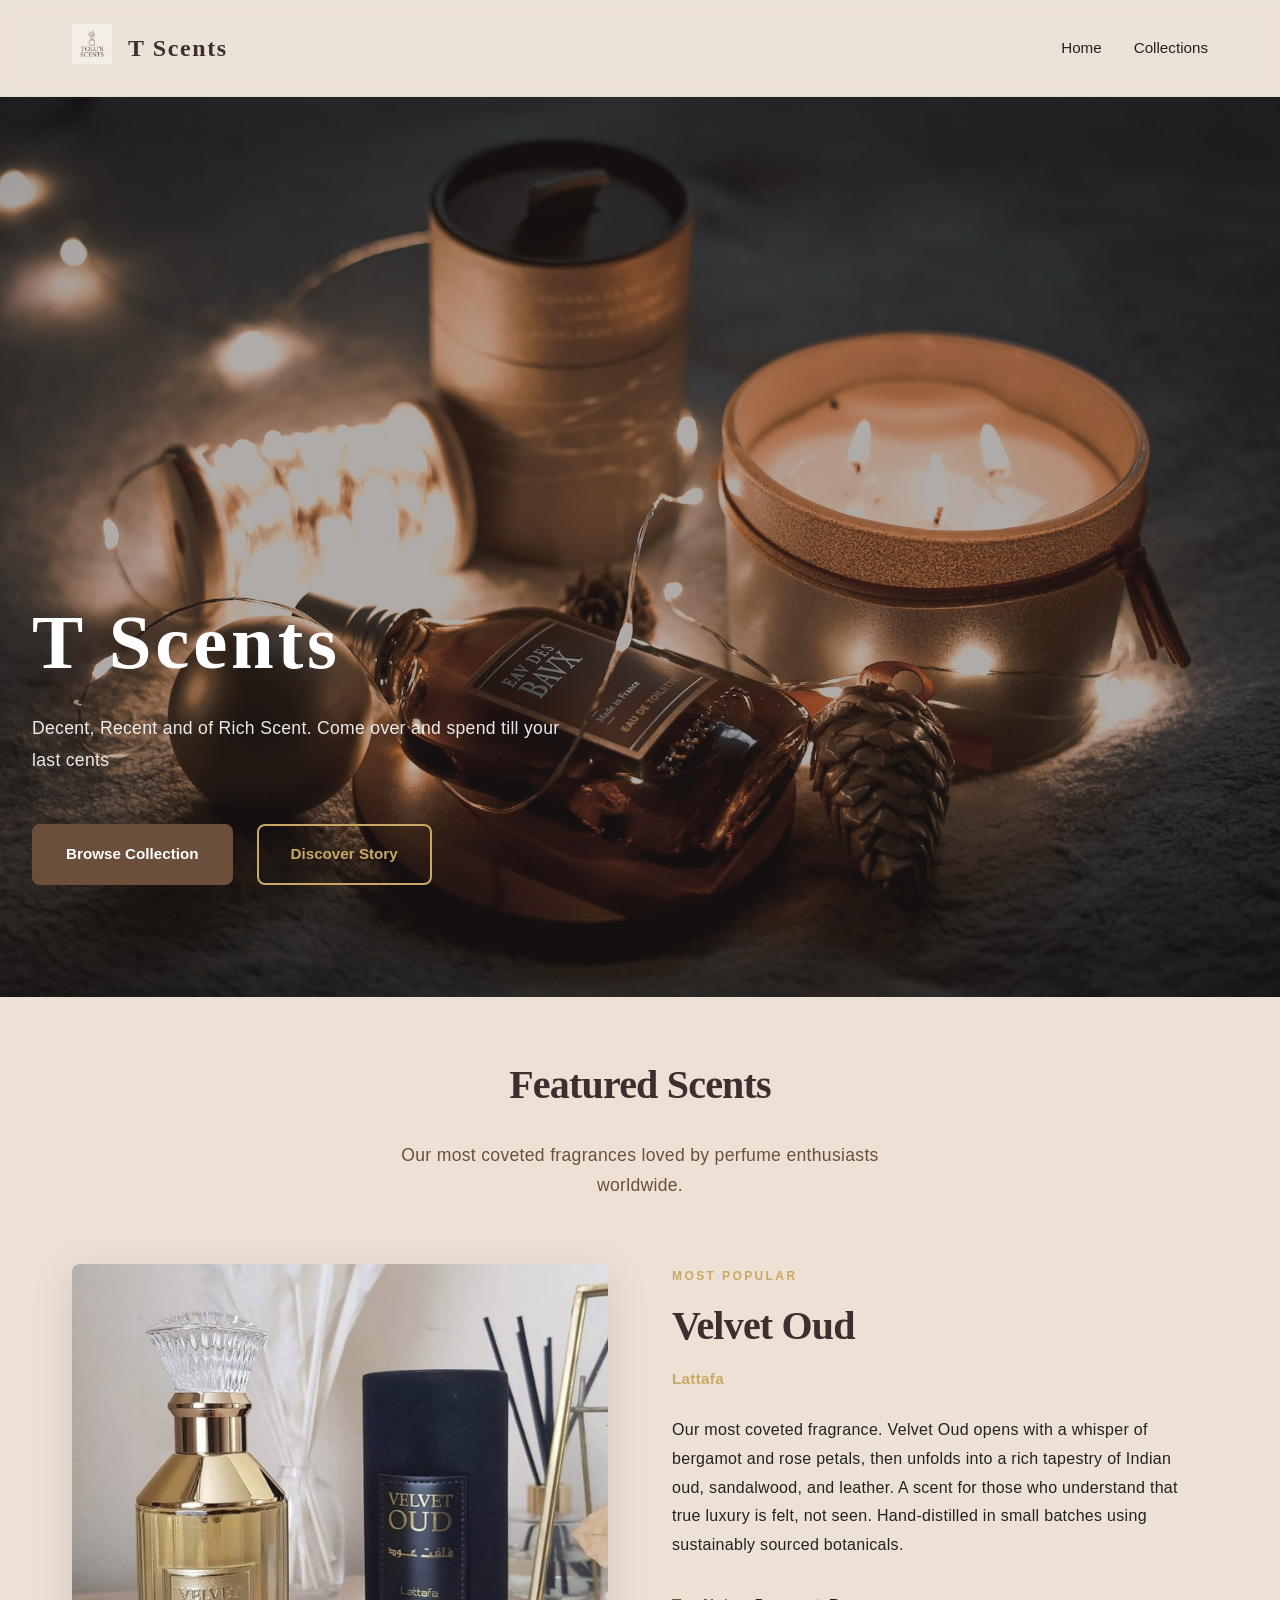
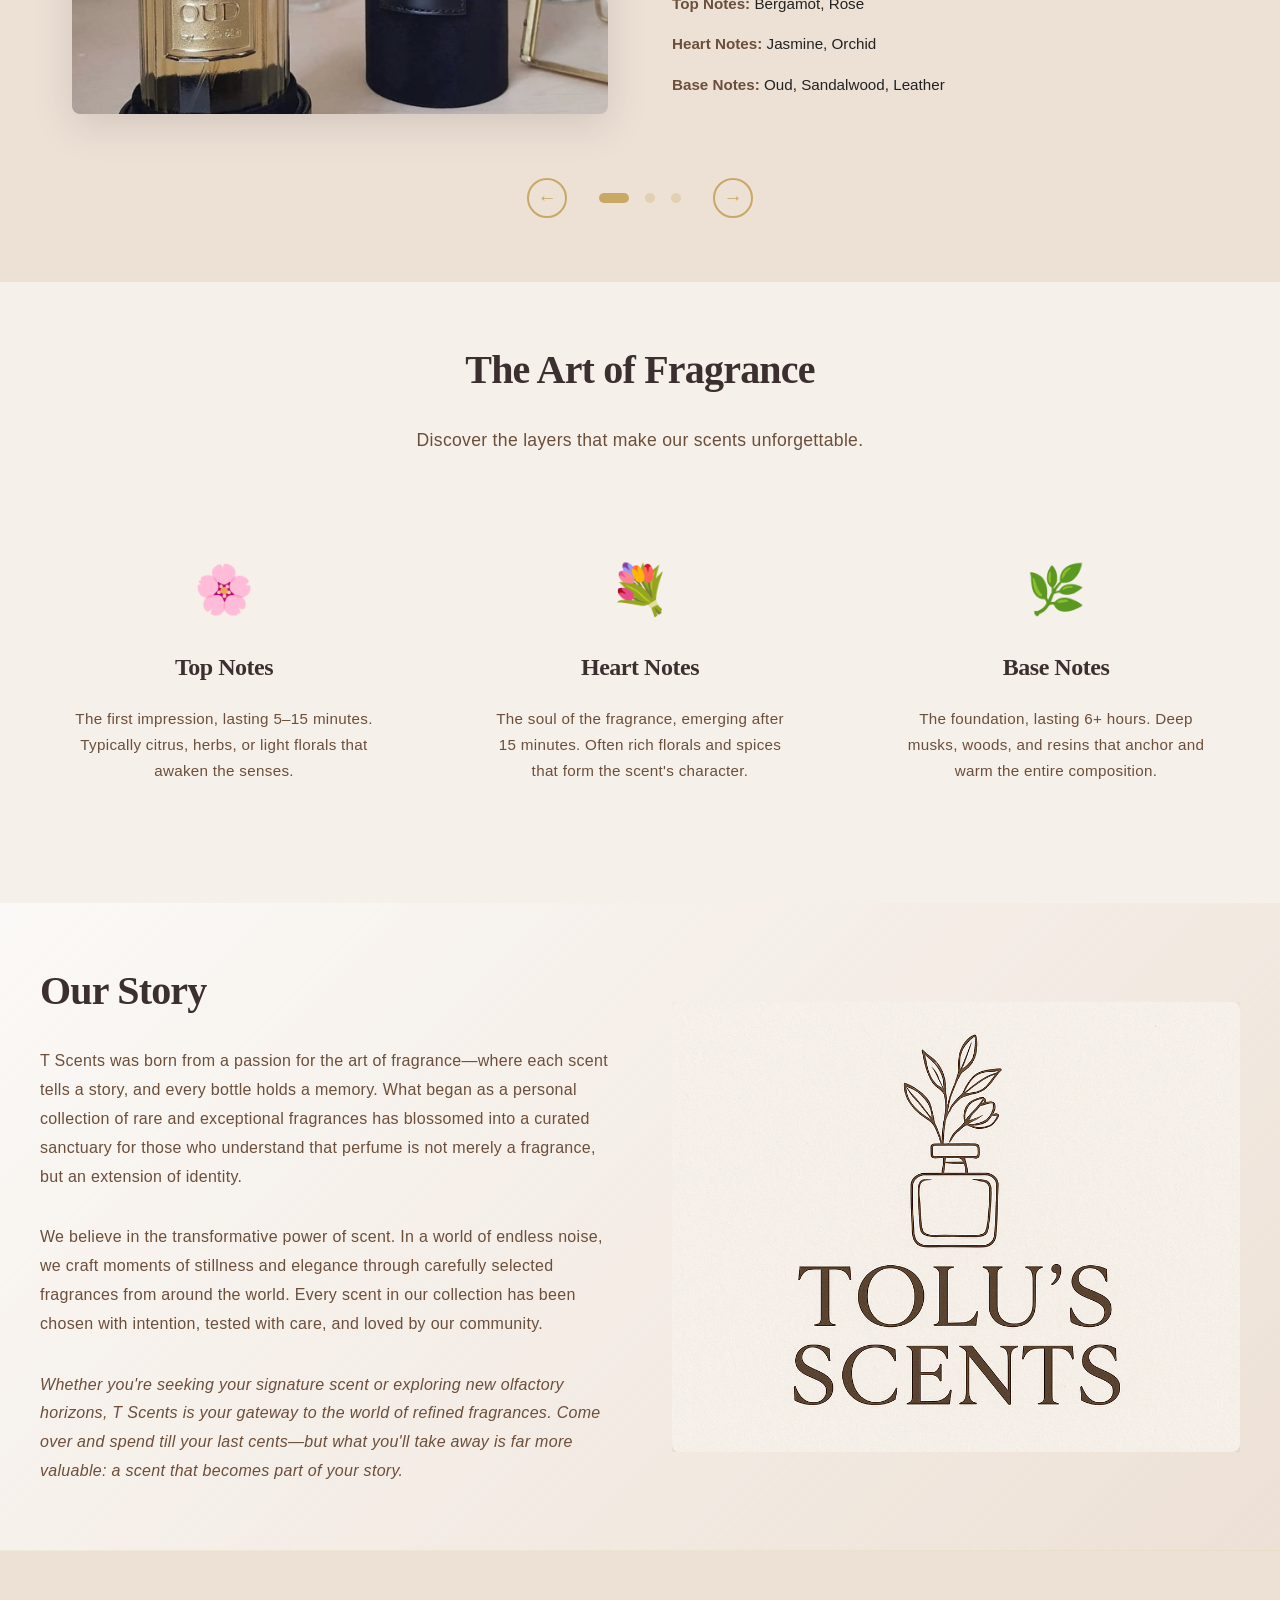
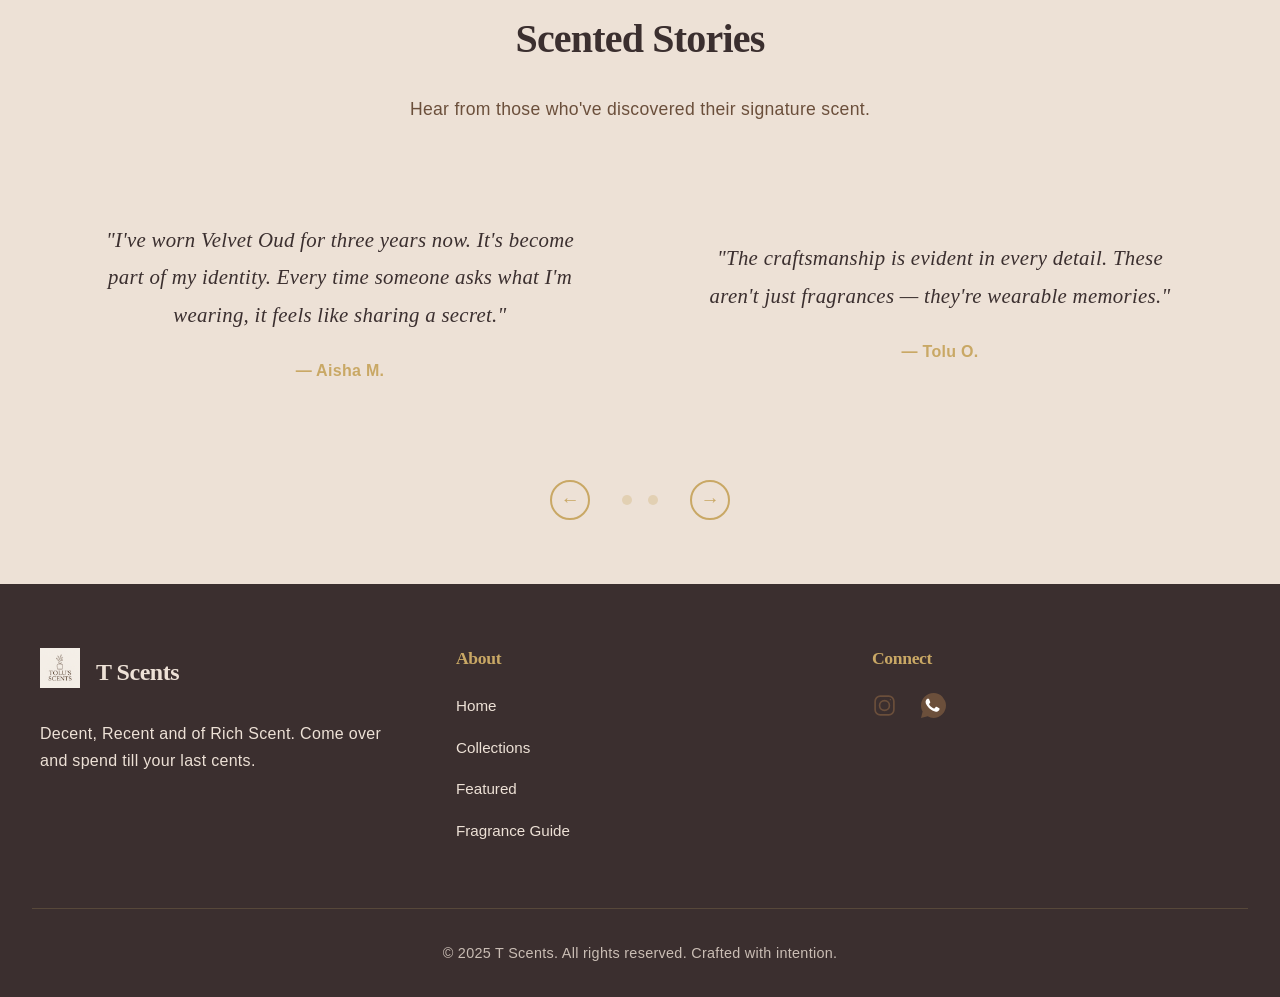
<file: index.html>
<!DOCTYPE html>
<html lang="en">

<head>
    <meta charset="UTF-8">
    <meta name="viewport" content="width=device-width, initial-scale=1.0">
    <link rel="icon" type="image/svg+xml" href="/images/Tolu's Scents.png" />
    <title>T Scents — Artisanal Fine Perfumes</title>
    <link rel="stylesheet" href="/css/styles.css">
</head>

<body>
    <!-- Navigation -->
    <nav class="navbar">
        <div class="nav-container">
            <div class="nav-logo">
                <a href="index.html"><img src="images/Tolu's Scents.png" class="logo" alt="Logo"></a>
                <span class="logo-text">T Scents</span>
            </div>
            <button class="mobile-menu-btn" id="mobileMenuBtn">
                <span></span>
                <span></span>
                <span></span>
            </button>
            <!-- Updated navbar to show only Home and Collections -->
            <ul class="nav-menu" id="navMenu">
                <li><a href="index.html">Home</a></li>
                <li><a href="collections.html">Collections</a></li>
            </ul>
        </div>
    </nav>

    <!-- Hero Section -->
    <header class="hero">
        <div class="hero-background"></div>
        <div class="hero-overlay"></div>
        <div class="hero-content">
            <h1 class="hero-title">T Scents</h1>
            <p class="hero-description">Decent, Recent and of Rich Scent. Come over and spend till your last cents</p>
            <div class="hero-ctas">
                <a href="collections.html" class="btn btn-primary">Browse Collection</a>
                <a href="#about" class="btn btn-secondary">Discover Story</a>
            </div>
        </div>
    </header>

    <main>
        <!-- Featured Scent -->
        <section id="featured" class="featured-scent">
            <div class="section-header">
                <h2>Featured Scents</h2>
                <p>Our most coveted fragrances loved by perfume enthusiasts worldwide.</p>
            </div>
            <div class="featured-carousel">
                <div class="featured-item active">
                    <div class="featured-grid">
                        <div class="featured-image">
                            <img src="/images/velvet oud.jpeg" class="featured-img" alt="Lattafa Velvet Oud" loading="lazy">
                        </div>
                        <div class="featured-content">
                            <p class="section-label">Most Popular</p>
                            <h3>Velvet Oud</h3>
                            <p class="featured-brand">Lattafa</p>

                            <p class="featured-blurb">
                                Our most coveted fragrance. Velvet Oud opens with a whisper of bergamot and rose petals,
                                then unfolds into a rich tapestry of Indian oud, sandalwood, and leather. A scent for
                                those who understand that true luxury is felt, not seen. Hand-distilled in small batches
                                using sustainably sourced botanicals.
                            </p>

                            <ul class="scent-notes">
                                <li>
                                    <span class="note-type">Top Notes:</span>
                                    Bergamot, Rose
                                </li>
                                <li>
                                    <span class="note-type">Heart Notes:</span>
                                    Jasmine, Orchid
                                </li>
                                <li>
                                    <span class="note-type">Base Notes:</span>
                                    Oud, Sandalwood, Leather
                                </li>
                            </ul>
                        </div>
                    </div>
                </div>

                <div class="featured-item">
                    <div class="featured-grid">
                        <div class="featured-image">
                            <img src="/images/la vie est belle.webp" class="featured-img" alt="Lancôme La Vie Est Belle"
                                loading="lazy">
                        </div>
                        <div class="featured-content">
                            <p class="section-label">Luxury Choice</p>
                            <h3>La Vie Est Belle</h3>
                            <p class="featured-brand">Lancôme</p>
                            <p class="featured-blurb">
                                An iconic luxury fragrance that celebrates the beauty of life. This rich composition
                                opens with almond and caramel, transitioning into a floral heart with iris and
                                patchouli. A sophisticated choice for evening wear.
                            </p>
                            <ul class="scent-notes">
                                <li><span class="note-type">Top Notes:</span> Almond, Caramel</li>
                                <li><span class="note-type">Heart Notes:</span> Iris, Patchouli</li>
                                <li><span class="note-type">Base Notes:</span> Vetiver, Musk</li>
                            </ul>
                        </div>
                    </div>
                </div>

                <div class="featured-item">
                    <div class="featured-grid">
                        <div class="featured-image">
                            <img src="/images/dior sauvage.jpg" class="featured-img" alt="Christian Dior Sauvage"
                                loading="lazy">
                        </div>
                        <div class="featured-content">
                            <p class="section-label">Timeless Classic</p>
                            <h3>Sauvage</h3>
                            <p class="featured-brand">Christian Dior</p>
                            <p class="featured-blurb">
                                A fresh and elegant fragrance that embodies refined masculinity. Sauvage opens with
                                bright ambroxan and pepper, revealing a heart of ambrette and concluding with warm woody
                                notes. A versatile choice for any occasion.
                            </p>
                            <ul class="scent-notes">
                                <li><span class="note-type">Top Notes:</span> Ambroxan, Pepper</li>
                                <li><span class="note-type">Heart Notes:</span> Ambrette, Spices</li>
                                <li><span class="note-type">Base Notes:</span> Cedar, Vanilla</li>
                            </ul>
                        </div>
                    </div>
                </div>
            </div>

            <div class="featured-carousel-controls">
                <button class="featured-carousel-btn prev" id="prevFeatured">←</button>
                <div class="carousel-indicators">
                    <button class="indicator active" data-slide="0"></button>
                    <button class="indicator" data-slide="1"></button>
                    <button class="indicator" data-slide="2"></button>
                </div>
                <button class="featured-carousel-btn next" id="nextFeatured">→</button>
            </div>
        </section>

        <!-- Notes & Ingredients -->
        <section id="notes" class="notes-section">
            <div class="section-header">
                <h2>The Art of Fragrance</h2>
                <p>Discover the layers that make our scents unforgettable.</p>
            </div>
            <div class="notes-grid">
                <div class="note-card">
                    <div class="note-icon">🌸</div>
                    <h3>Top Notes</h3>
                    <p>The first impression, lasting 5–15 minutes. Typically citrus, herbs, or light florals that awaken
                        the senses.</p>
                </div>
                <div class="note-card">
                    <div class="note-icon">💐</div>
                    <h3>Heart Notes</h3>
                    <p>The soul of the fragrance, emerging after 15 minutes. Often rich florals and spices that form the
                        scent's character.</p>
                </div>
                <div class="note-card">
                    <div class="note-icon">🌿</div>
                    <h3>Base Notes</h3>
                    <p>The foundation, lasting 6+ hours. Deep musks, woods, and resins that anchor and warm the entire
                        composition.</p>
                </div>
            </div>
        </section>

        <!-- About Section -->
        <section id="about" class="about-section">
            <div class="about-container">
                <div class="about-content">
                    <h2>Our Story</h2>
                    <p>T Scents was born from a passion for the art of fragrance—where each scent tells a story, and every bottle holds a memory. What began as a personal collection of rare and exceptional fragrances has blossomed into a curated sanctuary for those who understand that perfume is not merely a fragrance, but an extension of identity.</p>
                    <p>We believe in the transformative power of scent. In a world of endless noise, we craft moments of stillness and elegance through carefully selected fragrances from around the world. Every scent in our collection has been chosen with intention, tested with care, and loved by our community.</p>
                    
                    <p class="about-closing">Whether you're seeking your signature scent or exploring new olfactory horizons, T Scents is your gateway to the world of refined fragrances. Come over and spend till your last cents—but what you'll take away is far more valuable: a scent that becomes part of your story.</p>
                </div>
                <div class="about-image">
                    <img src="/images/Tolu's Scents.png" alt="T Scents Fragrance Collection" loading="lazy">
                </div>
            </div>
        </section>

        <!-- Reviews / Testimonials -->
        <section id="reviews" class="testimonials">
            <div class="section-header">
                <h2>Scented Stories</h2>
                <p>Hear from those who've discovered their signature scent.</p>
            </div>
            <div class="testimonial-carousel">
                <div class="testimonial-item active">
                    <div class="testimonial-content">
                        <p class="testimonial-quote">"I've worn Velvet Oud for three years now. It's become part of my
                            identity. Every time someone asks what I'm wearing, it feels like sharing a secret."</p>
                        <p class="testimonial-author">— Aisha M.</p>
                    </div>
                </div>
                <div class="testimonial-item active">
                    <div class="testimonial-content">
                        <p class="testimonial-quote">"The craftsmanship is evident in every detail. These aren't just
                            fragrances — they're wearable memories."</p>
                        <p class="testimonial-author">— Tolu O.</p>
                    </div>
                </div>
                <div class="testimonial-item">
                    <div class="testimonial-content">
                        <p class="testimonial-quote">"Discovering T Scents was like finding an old letter written by my
                            younger self. Every scent speaks to something within."</p>
                        <p class="testimonial-author">— Nife A.</p>
                    </div>
                </div>
                <div class="testimonial-item">
                    <div class="testimonial-content">
                        <p class="testimonial-quote">"Discovering T Scents was like finding an old letter written by my
                            younger self. Every scent speaks to something within."</p>
                        <p class="testimonial-author">— Sekinat A.</p>
                    </div>
                </div>
            </div>

            <div class="featured-carousel-controls">
                <button class="featured-carousel-btn prev" id="prevTestimonial">←</button>
                <div class="carousel-indicators">
                    <button class="indicator active" data-slide="0"></button>
                    <button class="indicator" data-slide="1"></button>
                </div>
                <button class="featured-carousel-btn next" id="nextTestimonial">→</button>
            </div>
        </section>
    </main>

    <!-- Footer -->
    <footer class="footer">
        <div class="footer-content">
            <div class="footer-section">
                <div class="footer-logo">
                    <a href="index.html"><img src="images/Tolu's Scents.png" class="logo" alt="Logo"></a>
                    <h3 class="footer-brand">T Scents</h3>
                </div>
                
                <p>Decent, Recent and of Rich Scent. Come over and spend till your last cents.</p>
            </div>
            <div class="footer-section">
                <h4>About</h4>
                <ul class="footer-links">
                    <li><a href="index.html">Home</a></li>
                    <li><a href="collections.html">Collections</a></li>
                    <li><a href="index.html#featured">Featured</a></li>
                    <li><a href="index.html#notes">Fragrance Guide</a></li>
                </ul>
            </div>
            <div class="footer-section">
                <h4>Connect</h4>
                <ul class="footer-socials">
                    <li>
                        <a href="https://instagram.com/f0wobi" target="_blank" rel="noopener" aria-label="Instagram">
                            <svg class="icon icon-instagram" width="25" height="25" viewBox="0 0 24 24" aria-hidden="true" focusable="false" xmlns="http://www.w3.org/2000/svg">
                            <title>Instagram</title>
                            <rect x="3" y="3" width="18" height="18" rx="5" ry="5" fill="none" stroke="currentColor" stroke-width="1.6"/>
                            <path d="M12 7.25a4.75 4.75 0 1 0 0 9.5 4.75 4.75 0 0 0 0-9.5z" fill="none" stroke="currentColor" stroke-width="1.6" stroke-linecap="round" stroke-linejoin="round"/>
                            <circle cx="17.6" cy="6.4" r="0.6" fill="currentColor"/>
                            </svg>
                        </a>
                    </li>
                    <li>
                        <a href="https://wa.me/2348082879322" target="_blank" rel="noopener" aria-label="WhatsApp">
                            <svg class="icon icon-whatsapp" width="25" height="25" viewBox="0 0 24 24" aria-hidden="true" focusable="false" xmlns="http://www.w3.org/2000/svg">
                            <title>WhatsApp</title>
                            <!-- outer chat bubble / circle -->
                            <path fill="currentColor" d="M20.52 3.48A11.93 11.93 0 0 0 12 0C5.373 0 .001 5.373.001 12c0 2.115.57 4.085 1.56 5.83L0 24l6.39-1.62A11.93 11.93 0 0 0 12 24c6.627 0 12-5.373 12-12 0-1.64-.33-3.194-.98-4.48z"/>
                            <!-- phone handset -->
                            <path fill="#fff" d="M17.11 14.36c-.33-.17-1.95-.96-2.25-1.07-.3-.12-.52-.17-.74.17-.22.33-.85 1.07-1.04 1.29-.19.22-.38.24-.71.08-.33-.17-1.39-.51-2.65-1.62-.98-.87-1.64-1.94-1.83-2.27-.19-.33-.02-.51.14-.68.15-.15.33-.38.5-.57.17-.19.22-.33.33-.55.11-.22.06-.41-.03-.58-.09-.17-.74-1.79-1.02-2.45-.27-.64-.55-.55-.74-.56-.19-.01-.41-.01-.63-.01-.22 0-.58.08-.88.41-.3.33-1.15 1.12-1.15 2.73 0 1.61 1.18 3.17 1.34 3.39.17.22 2.33 3.56 5.65 4.98 3.32 1.42 3.32 0.95 3.92 0.89.6-.06 1.95-.79 2.23-1.55.28-.76.28-1.41.2-1.55-.08-.15-.3-.24-.63-.41z"/>
                            </svg>
                        </a>
                    </li>
                </ul>
            </div>
        </div>
        <div class="footer-bottom">
            <p>&copy; 2025 T Scents. All rights reserved. Crafted with intention.</p>
        </div>
    </footer>

    <script src="main.js"></script>
</body>

</html>
</file>
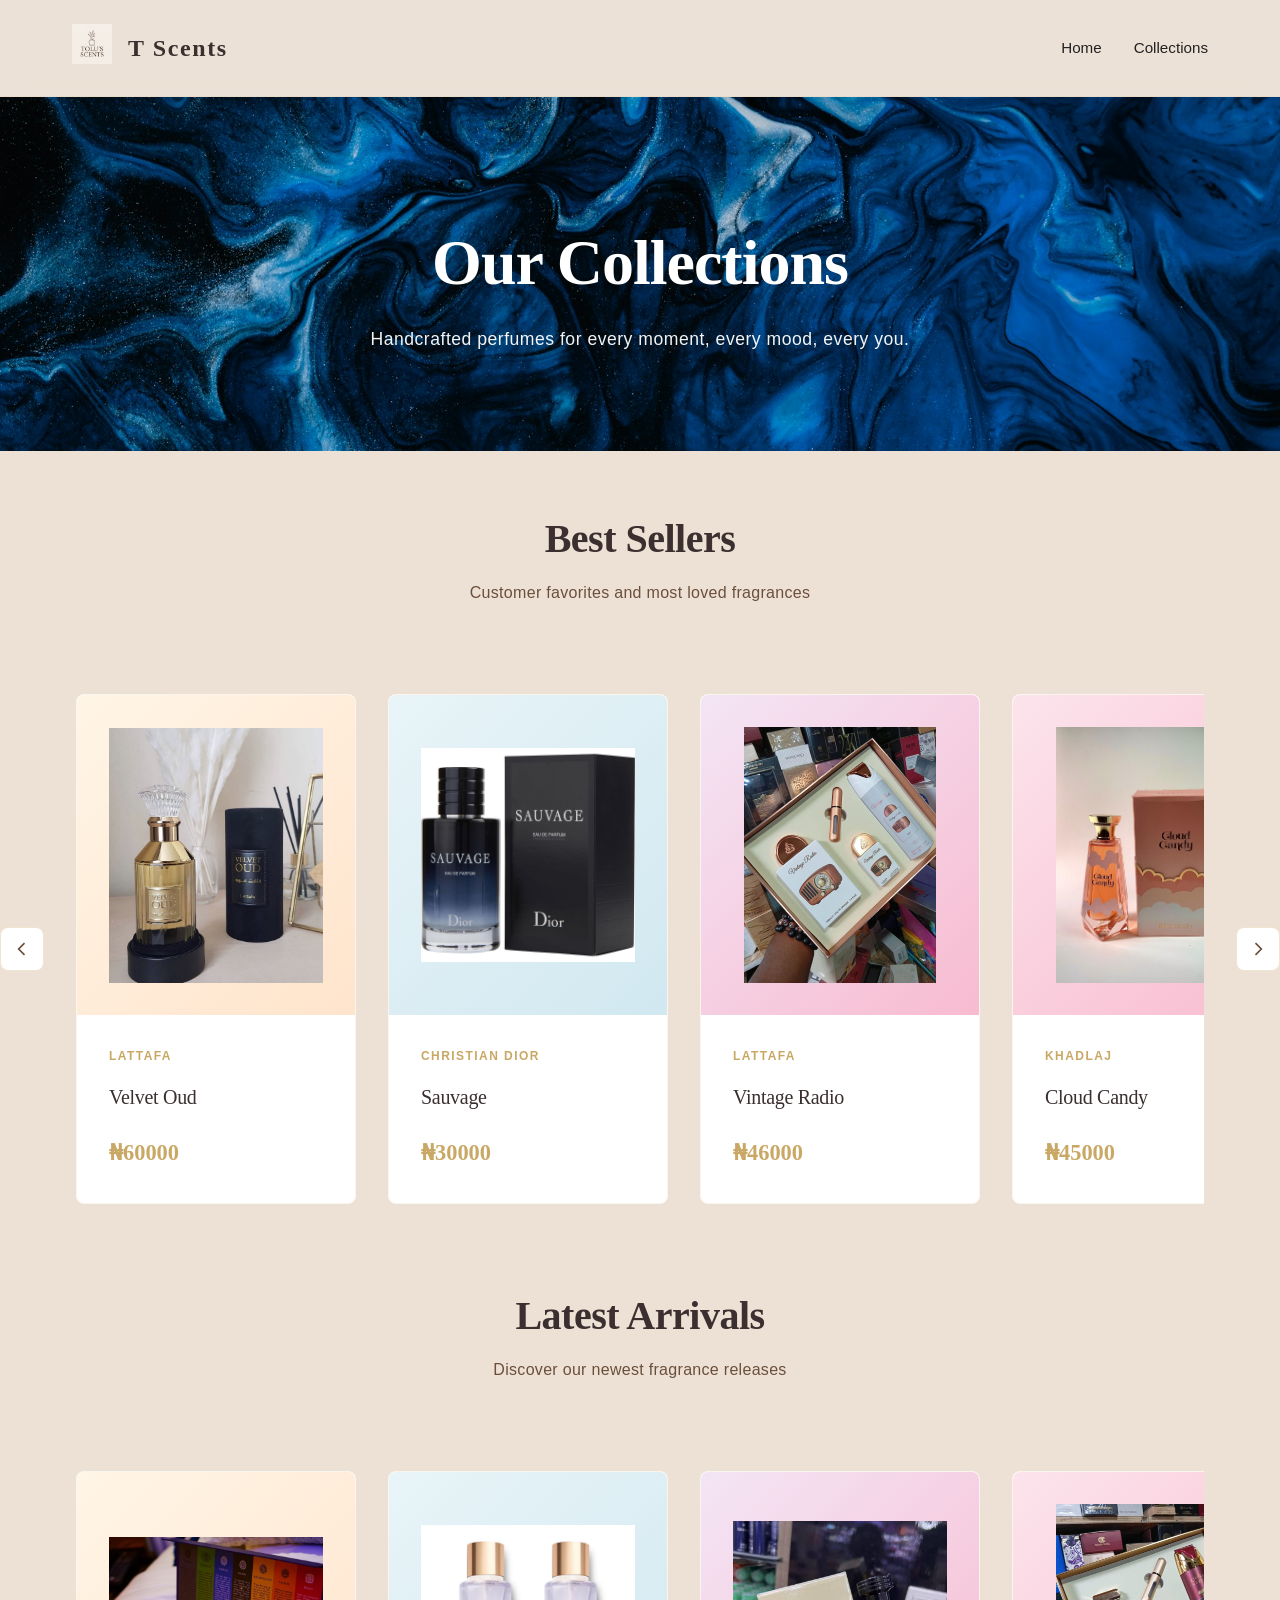
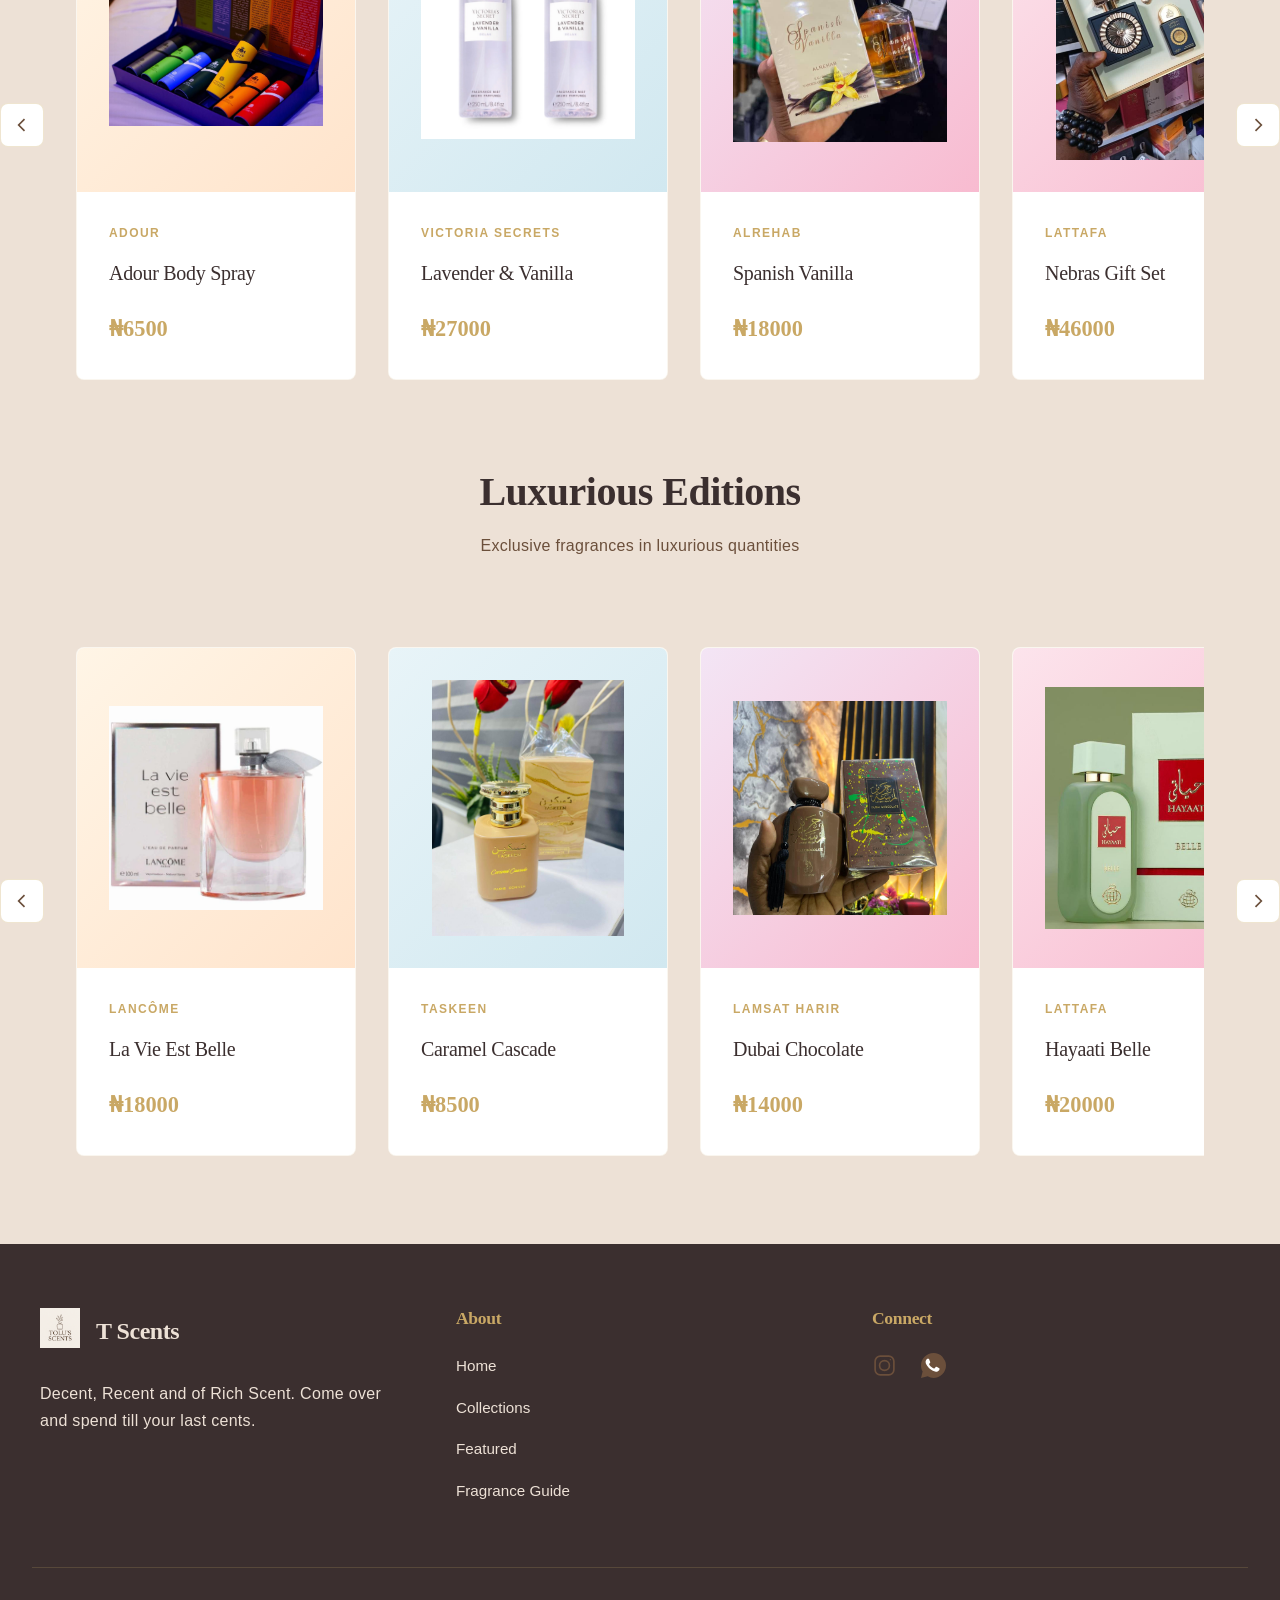
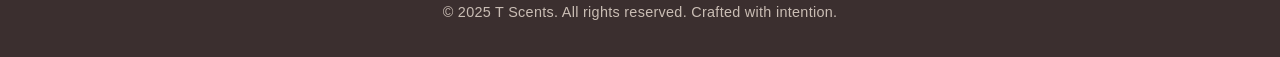
<file: collections.html>
<!DOCTYPE html>
<html lang="en">

<head>
    <meta charset="UTF-8">
    <meta name="viewport" content="width=device-width, initial-scale=1.0">
    <link rel="icon" type="image/svg+xml" href="/images/Tolu's Scents.png" />
    <title>Collections — T Scents</title>
    <link rel="stylesheet" href="/css/styles.css">
</head>

<body>
    <!-- Navigation -->
    <nav class="navbar">
        <div class="nav-container">
            <div class="nav-logo">
                <a href="index.html"><img src="images/Tolu's Scents.png" class="logo" alt="Logo"></a>
                <span class="logo-text">T Scents</span>
            </div>
            <button class="mobile-menu-btn" id="mobileMenuBtn">
                <span></span>
                <span></span>
                <span></span>
            </button>
            <ul class="nav-menu" id="navMenu">
                <li><a href="index.html">Home</a></li>
                <li><a href="collections.html">Collections</a></li>
            </ul>
        </div>
    </nav>

    <!-- Collections Hero -->
    <section class="collections-hero">
        <div class="collections-hero-content">
            <h1>Our Collections</h1>
            <p>Handcrafted perfumes for every moment, every mood, every you.</p>
        </div>
    </section>

    <!-- Replaced grid layout with three carousels organized by badge -->
    <main class="collections-main">
        <!-- Best Sellers Carousel -->
        <section class="carousel-section">
            <div class="carousel-header">
                <h2>Best Sellers</h2>
                <p>Customer favorites and most loved fragrances</p>
            </div>
            <div class="carousel-wrapper">
                <button class="carousel-nav-btn prev" data-carousel="bestsellers">
                    <svg width="24" height="24" viewBox="0 0 24 24" fill="none" stroke="currentColor">
                        <path d="M15 19l-7-7 7-7"></path>
                    </svg>
                </button>
                <div class="carousel-container" id="carousel-bestsellers">
                    <div class="carousel-track" id="track-bestsellers"></div>
                </div>
                <button class="carousel-nav-btn next" data-carousel="bestsellers">
                    <svg width="24" height="24" viewBox="0 0 24 24" fill="none" stroke="currentColor">
                        <path d="M9 5l7 7-7 7"></path>
                    </svg>
                </button>
            </div>
        </section>

        <!-- Newest Carousel -->
        <section class="carousel-section">
            <div class="carousel-header">
                <h2>Latest Arrivals</h2>
                <p>Discover our newest fragrance releases</p>
            </div>
            <div class="carousel-wrapper">
                <button class="carousel-nav-btn prev" data-carousel="newest">
                    <svg width="24" height="24" viewBox="0 0 24 24" fill="none" stroke="currentColor">
                        <path d="M15 19l-7-7 7-7"></path>
                    </svg>
                </button>
                <div class="carousel-container" id="carousel-newest">
                    <div class="carousel-track" id="track-newest"></div>
                </div>
                <button class="carousel-nav-btn next" data-carousel="newest">
                    <svg width="24" height="24" viewBox="0 0 24 24" fill="none" stroke="currentColor">
                        <path d="M9 5l7 7-7 7"></path>
                    </svg>
                </button>
            </div>
        </section>

        <!-- Limited Edition Carousel -->
        <section class="carousel-section">
            <div class="carousel-header">
                <h2>Luxurious Editions</h2>
                <p>Exclusive fragrances in luxurious quantities</p>
            </div>
            <div class="carousel-wrapper">
                <button class="carousel-nav-btn prev" data-carousel="limited">
                    <svg width="24" height="24" viewBox="0 0 24 24" fill="none" stroke="currentColor">
                        <path d="M15 19l-7-7 7-7"></path>
                    </svg>
                </button>
                <div class="carousel-container" id="carousel-limited">
                    <div class="carousel-track" id="track-limited"></div>
                </div>
                <button class="carousel-nav-btn next" data-carousel="limited">
                    <svg width="24" height="24" viewBox="0 0 24 24" fill="none" stroke="currentColor">
                        <path d="M9 5l7 7-7 7"></path>
                    </svg>
                </button>
            </div>
        </section>
    </main>

    <!-- Footer -->
    <footer class="footer">
        <div class="footer-content">
            <div class="footer-section">
                <div class="footer-logo">
                    <a href="index.html"><img src="images/Tolu's Scents.png" class="logo" alt="Logo"></a>
                    <h3 class="footer-brand">T Scents</h3>
                </div>
                
                <p>Decent, Recent and of Rich Scent. Come over and spend till your last cents.</p>
            </div>
            <div class="footer-section">
                <h4>About</h4>
                <ul class="footer-links">
                    <li><a href="index.html">Home</a></li>
                    <li><a href="collections.html">Collections</a></li>
                    <li><a href="index.html#featured">Featured</a></li>
                    <li><a href="index.html#notes">Fragrance Guide</a></li>
                </ul>
            </div>
            <div class="footer-section">
                <h4>Connect</h4>
                <ul class="footer-socials">
                    <li>
                        <a href="https://instagram.com/f0wobi" target="_blank" rel="noopener" aria-label="Instagram">
                            <svg class="icon icon-instagram" width="25" height="25" viewBox="0 0 24 24" aria-hidden="true" focusable="false" xmlns="http://www.w3.org/2000/svg">
                            <title>Instagram</title>
                            <rect x="3" y="3" width="18" height="18" rx="5" ry="5" fill="none" stroke="currentColor" stroke-width="1.6"/>
                            <path d="M12 7.25a4.75 4.75 0 1 0 0 9.5 4.75 4.75 0 0 0 0-9.5z" fill="none" stroke="currentColor" stroke-width="1.6" stroke-linecap="round" stroke-linejoin="round"/>
                            <circle cx="17.6" cy="6.4" r="0.6" fill="currentColor"/>
                            </svg>
                        </a>
                    </li>
                    <li>
                        <a href="https://wa.me/2348082879322" target="_blank" rel="noopener" aria-label="WhatsApp">
                            <svg class="icon icon-whatsapp" width="25" height="25" viewBox="0 0 24 24" aria-hidden="true" focusable="false" xmlns="http://www.w3.org/2000/svg">
                            <title>WhatsApp</title>
                            <!-- outer chat bubble / circle -->
                            <path fill="currentColor" d="M20.52 3.48A11.93 11.93 0 0 0 12 0C5.373 0 .001 5.373.001 12c0 2.115.57 4.085 1.56 5.83L0 24l6.39-1.62A11.93 11.93 0 0 0 12 24c6.627 0 12-5.373 12-12 0-1.64-.33-3.194-.98-4.48z"/>
                            <!-- phone handset -->
                            <path fill="#fff" d="M17.11 14.36c-.33-.17-1.95-.96-2.25-1.07-.3-.12-.52-.17-.74.17-.22.33-.85 1.07-1.04 1.29-.19.22-.38.24-.71.08-.33-.17-1.39-.51-2.65-1.62-.98-.87-1.64-1.94-1.83-2.27-.19-.33-.02-.51.14-.68.15-.15.33-.38.5-.57.17-.19.22-.33.33-.55.11-.22.06-.41-.03-.58-.09-.17-.74-1.79-1.02-2.45-.27-.64-.55-.55-.74-.56-.19-.01-.41-.01-.63-.01-.22 0-.58.08-.88.41-.3.33-1.15 1.12-1.15 2.73 0 1.61 1.18 3.17 1.34 3.39.17.22 2.33 3.56 5.65 4.98 3.32 1.42 3.32 0.95 3.92 0.89.6-.06 1.95-.79 2.23-1.55.28-.76.28-1.41.2-1.55-.08-.15-.3-.24-.63-.41z"/>
                            </svg>
                        </a>
                    </li>
                </ul>
            </div>
        </div>
        <div class="footer-bottom">
            <p>&copy; 2025 T Scents. All rights reserved. Crafted with intention.</p>
        </div>
    </footer>

    <script src="collections.js"></script>
</body>

</html>
</file>
<file: css/styles.css>
/* ===== CSS Custom Properties (Theme Variables) ===== */
:root {
  --brown-900: #3b2f2f;
  --brown-700: #6b4f3b;
  --tan: #ede1d6;
  --sand: #d8c7b1;
  --gold: #c9a865;
  --muted-black: #222222;

  /* Typography */
  --font-serif: "Playfair Display", "Cormorant Garamond", serif;
  --font-sans: "Inter", "Montserrat", sans-serif;

  /* Spacing */
  --spacing-xs: 0.5rem;
  --spacing-sm: 1rem;
  --spacing-md: 1.5rem;
  --spacing-lg: 2rem;
  --spacing-xl: 3rem;
  --spacing-2xl: 4rem;

  /* Border Radius */
  --radius-sm: 2px;
  --radius-md: 4px;
  --radius-lg: 8px;

  /* Transitions */
  --transition-fast: 150ms ease-in-out;
  --transition-base: 300ms ease-in-out;
}

/* ===== Global Styles ===== */
* {
  margin: 0;
  padding: 0;
  box-sizing: border-box;
}

html {
  scroll-behavior: smooth;
}

body {
  font-family: var(--font-sans);
  color: var(--muted-black);
  background-color: var(--tan);
  line-height: 1.6;
}

/* Typography */
h1,
h2,
h3,
h4,
h5,
h6 {
  font-family: var(--font-serif);
  font-weight: 600;
  line-height: 1.2;
  letter-spacing: -0.02em;
}

h1 {
  font-size: 4rem;
  font-weight: 700;
}

h2 {
  font-size: 2.5rem;
  margin-bottom: var(--spacing-lg);
}

h3 {
  font-size: 1.5rem;
}

p {
  line-height: 1.7;
  letter-spacing: 0.3px;
  margin-bottom: var(--spacing-md);
}

/* Links */
a {
  color: var(--brown-700);
  text-decoration: none;
  transition: color var(--transition-base);
}

a:hover {
  color: var(--gold);
}

/* Buttons */
.btn {
  display: inline-block;
  padding: var(--spacing-sm) var(--spacing-lg);
  border: 2px solid var(--gold);
  border-radius: var(--radius-lg);
  font-family: var(--font-sans);
  font-size: 0.95rem;
  font-weight: 600;
  cursor: pointer;
  transition: all var(--transition-base);
  text-align: center;
  text-decoration: none;
}

.btn-primary {
  background-color: var(--brown-700);
  color: white;
  border-color: var(--brown-700);
}

.btn-primary:hover {
  background-color: var(--brown-900);
  border-color: var(--brown-900);
  box-shadow: 0 4px 12px rgba(59, 47, 47, 0.2);
  transform: translateY(-2px);
}

.btn-secondary {
  background-color: transparent;
  color: var(--gold);
  border-color: var(--gold);
}

.btn-secondary:hover {
  background-color: var(--gold);
  color: white;
  transform: translateY(-2px);
}

/* ===== Navigation ===== */
.navbar {
  position: sticky;
  top: 0;
  z-index: 999;
  background-color: rgba(237, 225, 214, 0.95);
  backdrop-filter: blur(10px);
  border-bottom: 1px solid rgba(201, 168, 101, 0.1);
}

.nav-container {
  max-width: 1200px;
  margin: 0 auto;
  padding: var(--spacing-md) var(--spacing-lg);
  display: flex;
  justify-content: space-between;
  align-items: center;
}

.nav-logo, .footer-logo {
  display: flex;
  align-items: center;
  gap: var(--spacing-sm);
  font-family: var(--font-serif);
  font-weight: 700;
  letter-spacing: 0.1em;
}

.logo {
  height: 40px;
  width: auto;
}

.logo-text {
  font-size: 1.5rem;
  color: var(--brown-900);
}

.nav-menu {
  display: flex;
  list-style: none;
  gap: var(--spacing-lg);
}

.nav-menu a {
  font-size: 0.95rem;
  font-weight: 500;
  color: var(--muted-black);
  position: relative;
}

.nav-menu a::after {
  content: "";
  position: absolute;
  bottom: -4px;
  left: 0;
  width: 0;
  height: 2px;
  background-color: var(--gold);
  transition: width var(--transition-base);
}

.nav-menu a:hover::after {
  width: 100%;
}

.mobile-menu-btn {
  display: none;
  flex-direction: column;
  background: none;
  border: none;
  cursor: pointer;
  gap: 4px;
}

.mobile-menu-btn span {
  width: 25px;
  height: 3px;
  background-color: var(--brown-900);
  border-radius: 2px;
  transition: all var(--transition-base);
}

.mobile-menu-btn.active span:nth-child(1) {
  transform: rotate(45deg) translate(8px, 8px);
}

.mobile-menu-btn.active span:nth-child(2) {
  opacity: 0;
}

.mobile-menu-btn.active span:nth-child(3) {
  transform: rotate(-45deg) translate(7px, -7px);
}

/* ===== Hero Section ===== */
.hero {
  position: relative;
  height: 100vh;
  display: flex;
  align-items: flex-end;
  justify-content: flex-start;
  overflow: hidden;
}

.hero-background {
  background-image: url('/images/hero.jpg');
  position: absolute;
  top: 0;
  left: 0;
  width: 100%;
  height: 100%;
  background-size: cover;
  background-position: center;
}

.hero-overlay {
  position: absolute;
  top: 0;
  left: 0;
  width: 100%;
  height: 100%;
  background: rgba(59, 47, 47, 0.35);
}

.hero-content {
  position: relative;
  z-index: 2;
  text-align: left;
  color: white;
  max-width: 600px;
  padding: var(--spacing-2xl) var(--spacing-lg) var(--spacing-2xl) var(--spacing-lg);
  animation: fadeInUp 0.8s ease-out;
  /* positioned at bottom-left instead of center */
}

.hero-title {
  color: white;
  font-size: clamp(2.5rem, 6vw, 5rem);
  margin-bottom: var(--spacing-md);
  font-weight: 700;
  letter-spacing: 0.05em;
}

.hero-description {
  font-size: 1.1rem;
  margin-bottom: var(--spacing-xl);
  opacity: 0.9;
  line-height: 1.8;
}

.hero-ctas {
  display: flex;
  flex-direction: row;
  gap: var(--spacing-md);
  margin-bottom: var(--spacing-xl);
  align-items: flex-start;
}

.hero-ctas .btn {
  min-width: auto;
}


.newsletter-input {
  flex: 1;
  padding: var(--spacing-sm) var(--spacing-md);
  border: none;
  border-radius: var(--radius-lg);
  background-color: rgba(255, 255, 255, 0.95);
  font-family: var(--font-sans);
  font-size: 0.95rem;
  color: var(--muted-black);
}

.newsletter-input::placeholder {
  color: rgba(34, 34, 34, 0.5);
}

.newsletter-btn {
  padding: var(--spacing-sm) var(--spacing-lg);
  background-color: var(--gold);
  color: white;
  border: none;
  border-radius: var(--radius-lg);
  font-weight: 600;
  cursor: pointer;
  transition: all var(--transition-base);
}

.newsletter-btn:hover {
  background-color: #b8985b;
  transform: translateY(-2px);
}

/* ===== Main Content ===== */
main {
  background-color: var(--tan);
}

.section-header {
  text-align: center;
  margin-bottom: var(--spacing-2xl);
}

.section-header h2 {
  color: var(--brown-900);
}

.section-header p {
  font-size: 1.1rem;
  color: var(--brown-700);
  max-width: 500px;
  margin: var(--spacing-lg) auto 0;
}

.section-label {
  text-transform: uppercase;
  font-size: 0.75rem;
  letter-spacing: 0.2em;
  color: var(--gold);
  font-weight: 700;
  margin-bottom: var(--spacing-sm);
}

/* ===== About Section ===== */
.about-section {
  padding: var(--spacing-2xl) var(--spacing-lg);
  background: linear-gradient(135deg, rgba(255, 255, 255, 0.8) 0%, rgba(237, 225, 214, 0.4) 100%);
  border-bottom: 1px solid rgba(201, 168, 101, 0.2);
}

.about-container {
  max-width: 1200px;
  margin: 0 auto;
  display: grid;
  grid-template-columns: 1fr 1fr;
  gap: var(--spacing-2xl);
  align-items: center;
}

.about-content {
  display: flex;
  flex-direction: column;
  gap: var(--spacing-lg);
}

.about-content h2 {
  color: var(--brown-900);
  font-size: clamp(2rem, 4vw, 2.5rem);
  margin-bottom: 0;
}

.about-content > p {
  color: var(--brown-700);
  font-size: 1rem;
  line-height: 1.8;
  letter-spacing: 0.3px;
  margin-bottom: 0;
}

.about-closing {
  font-style: italic;
  color: var(--brown-900);
  font-size: 1.05rem;
  margin-bottom: 0 !important;
}

.about-image {
  display: flex;
  justify-content: center;
  align-items: center;
  overflow: hidden;
}

.about-image img {
  width: 100%;
  height: auto;
  max-height: 450px;
  object-fit: cover;
  border-radius: var(--radius-lg);
  box-shadow: 0 10px 40px rgba(59, 47, 47, 0.15);
}

/* ===== Featured Scent - Updated Carousel ===== */
.featured-scent {
  padding: var(--spacing-2xl) var(--spacing-lg);
  max-width: 1200px;
  margin: 0 auto;
}

.featured-carousel {
  position: relative;
  display: grid;
  grid-template-columns: 1fr;
  gap: var(--spacing-2xl);
}

.featured-item {
  opacity: 0;
  position: absolute;
  pointer-events: none;
  transition: opacity var(--transition-base);
  width: 100%;
}

.featured-item.active {
  opacity: 1;
  position: relative;
  pointer-events: auto;
}

.featured-grid {
  display: grid;
  grid-template-columns: 1fr 1fr;
  gap: var(--spacing-2xl);
  align-items: center;
}

.featured-image img {
  width: 100%;
  height: 450px;
  object-fit: cover;
  display: block;
  border-radius: var(--radius-lg);
  box-shadow: 0 10px 40px rgba(59, 47, 47, 0.15);
}

.featured-content h3 {
  color: var(--brown-900);
  font-size: 2.5rem;
  margin-bottom: var(--spacing-sm);
}

.featured-brand {
  color: var(--gold);
  font-weight: 600;
  font-size: 0.95rem;
  margin-bottom: var(--spacing-md);
}

.featured-blurb {
  font-size: 1rem;
  line-height: 1.8;
  color: var(--muted-black);
  margin-bottom: var(--spacing-lg);
}

.scent-notes {
  list-style: none;
}

.scent-notes li {
  margin-bottom: var(--spacing-sm);
  font-size: 0.95rem;
}

.note-type {
  font-weight: 700;
  color: var(--brown-700);
}

.featured-carousel-controls {
  display: flex;
  justify-content: center;
  align-items: center;
  gap: var(--spacing-lg);
  margin-top: var(--spacing-2xl);
}

.featured-carousel-btn {
  width: 40px;
  height: 40px;
  border: 2px solid var(--gold);
  background-color: transparent;
  color: var(--gold);
  border-radius: 50%;
  cursor: pointer;
  font-size: 1.2rem;
  transition: all var(--transition-base);
  display: flex;
  align-items: center;
  justify-content: center;
}

.featured-carousel-btn:hover {
  background-color: var(--gold);
  color: white;
  transform: scale(1.1);
}

.carousel-indicators {
  display: flex;
  gap: var(--spacing-sm);
}

.indicator {
  width: 10px;
  height: 10px;
  border-radius: 50%;
  background-color: rgba(201, 168, 101, 0.3);
  border: none;
  cursor: pointer;
  transition: all var(--transition-base);
}

.indicator.active {
  background-color: var(--gold);
  width: 30px;
  border-radius: 5px;
}

/* ===== Collections Page Hero ===== */
.collections-hero {
  background: url('../images/collections-bg.jpg') center/cover no-repeat;
  color: white;
  padding: 8rem var(--spacing-lg) 6rem;
  text-align: center;
  margin-bottom: var(--spacing-2xl);
}

.collections-hero-content h1 {
  font-size: clamp(2.5rem, 6vw, 4rem);
  color: white;
  margin-bottom: var(--spacing-md);
  font-weight: 700;
  letter-spacing: -1px;
}

.collections-hero-content p {
  font-size: 1.1rem;
  opacity: 0.95;
  max-width: 600px;
  margin: 0 auto;
  font-weight: 300;
  letter-spacing: 0.5px;
}

/* ===== Collections Main Layout - Changed to Carousel ===== */
.collections-main {
  display: flex;
  flex-direction: column;
  gap: var(--spacing-3xl);
  max-width: 1400px;
  margin: 0 auto;
  padding: var(--spacing-3xl) var(--spacing-lg);
}

.carousel-section {
  margin-bottom: var(--spacing-2xl);
}

.carousel-header {
  margin-bottom: var(--spacing-2xl);
  display: flex;
  flex-direction: column;
  align-items: center;
}

.carousel-header h2 {
  font-size: clamp(1.8rem, 4vw, 2.5rem);
  color: var(--brown-900);
  margin-bottom: var(--spacing-sm);
  font-weight: 600;
  letter-spacing: -0.5px;
}

.carousel-header p {
  font-size: 1rem;
  color: var(--brown-700);
  font-weight: 300;
  letter-spacing: 0.3px;
  margin: 0;
}

/* Carousel wrapper with navigation buttons */
.carousel-wrapper {
  position: relative;
  display: flex;
  align-items: center;
  gap: var(--spacing-lg);
}

.carousel-container {
  flex: 1;
  overflow-x: auto;
  scroll-behavior: smooth;
  -webkit-overflow-scrolling: touch;
  scrollbar-width: none;
}

.carousel-container::-webkit-scrollbar {
  display: none;
}

.carousel-track {
  display: flex;
  gap: var(--spacing-lg);
  padding: var(--spacing-md) 0;
  min-width: min-content;
}

/* Navigation buttons for carousel */
.carousel-nav-btn {
  flex-shrink: 0;
  width: 44px;
  height: 44px;
  border: 1px solid rgba(201, 168, 101, 0.3);
  background-color: white;
  color: var(--brown-700);
  border-radius: var(--radius-lg);
  cursor: pointer;
  display: flex;
  align-items: center;
  justify-content: center;
  transition: all var(--transition-base);
  padding: 0;
}

.carousel-nav-btn:hover {
  background-color: var(--gold);
  border-color: var(--gold);
  color: white;
  transform: scale(1.05);
}

.carousel-nav-btn svg {
  width: 20px;
  height: 20px;
  stroke-width: 2;
}

/* Carousel product card styling */
.carousel-product-card {
  flex-shrink: 0;
  width: 280px;
  background: white;
  border: 1px solid rgba(201, 168, 101, 0.1);
  border-radius: var(--radius-lg);
  overflow: hidden;
  transition: all 0.4s cubic-bezier(0.4, 0, 0.2, 1);
  display: flex;
  flex-direction: column;
  height: 100%;
  cursor: pointer;
}

/* Add background color variations for each card based on product ID */
.carousel-product-card:nth-child(1) .carousel-product-image {
  background: linear-gradient(135deg, #fff5e6 0%, #ffe4cc 100%);
}

.carousel-product-card:nth-child(2) .carousel-product-image {
  background: linear-gradient(135deg, #e8f4f8 0%, #d1e8f0 100%);
}

.carousel-product-card:nth-child(3) .carousel-product-image {
  background: linear-gradient(135deg, #f3e5f5 0%, #e1bee7 100%);
}

.carousel-product-card:nth-child(4) .carousel-product-image {
  background: linear-gradient(135deg, #fce4ec 0%, #f8bbd0 100%);
}

.carousel-product-card:nth-child(5) .carousel-product-image {
  background: linear-gradient(135deg, #e0f2f1 0%, #b2dfdb 100%);
}

.carousel-product-card:nth-child(6) .carousel-product-image {
  background: linear-gradient(135deg, #fff3e0 0%, #ffe0b2 100%);
}

.carousel-product-card:nth-child(7) .carousel-product-image {
  background: linear-gradient(135deg, #f1f8e9 0%, #dcedc8 100%);
}

.carousel-product-card:nth-child(8) .carousel-product-image {
  background: linear-gradient(135deg, #ece7f0 0%, #d8c9e0 100%);
}

.carousel-product-card:nth-child(9) .carousel-product-image {
  background: linear-gradient(135deg, #e3f2fd 0%, #bbdefb 100%);
}

.carousel-product-card:nth-child(10) .carousel-product-image {
  background: linear-gradient(135deg, #fbe9e7 0%, #ffccbc 100%);
}

.carousel-product-card:nth-child(11) .carousel-product-image {
  background: linear-gradient(135deg, #f0f4c3 0%, #e6f9af 100%);
}

.carousel-product-card:nth-child(12) .carousel-product-image {
  background: linear-gradient(135deg, #e1f5fe 0%, #b3e5fc 100%);
}

/* Repeat pattern for carousel items beyond 12 */
.carousel-product-card:nth-child(13n + 1) .carousel-product-image {
  background: linear-gradient(135deg, #fff5e6 0%, #ffe4cc 100%);
}

.carousel-product-card:nth-child(13n + 2) .carousel-product-image {
  background: linear-gradient(135deg, #e8f4f8 0%, #d1e8f0 100%);
}

.carousel-product-card:nth-child(13n + 3) .carousel-product-image {
  background: linear-gradient(135deg, #f3e5f5 0%, #f8bbd0 100%);
}

.carousel-product-card:hover {
  border-color: rgba(201, 168, 101, 0.3);
  box-shadow: 0 12px 40px rgba(59, 47, 47, 0.12);
  transform: translateY(-6px);
}

.carousel-product-image {
  position: relative;
  width: 100%;
  height: 320px;
  overflow: hidden;
  background: linear-gradient(135deg, #f5f1ed 0%, #ede1d6 100%);
  display: flex;
  align-items: center;
  justify-content: center;
}

.carousel-product-image img {
  width: 100%;
  height: 100%;
  object-fit: contain;
  padding: var(--spacing-lg);
  transition: transform 0.5s cubic-bezier(0.4, 0, 0.2, 1);
  object-position: center;
}

.carousel-product-card:hover .carousel-product-image img {
  transform: scale(1.08);
}

.carousel-product-badge {
  position: absolute;
  top: var(--spacing-md);
  right: var(--spacing-md);
  background-color: var(--gold);
  color: white;
  padding: 0.35rem 0.75rem;
  border-radius: var(--radius-sm);
  font-size: 0.65rem;
  font-weight: 700;
  text-transform: uppercase;
  letter-spacing: 0.1em;
  z-index: 10;
  box-shadow: 0 2px 8px rgba(201, 168, 101, 0.3);
}

.carousel-product-info {
  padding: var(--spacing-lg);
  flex: 1;
  display: flex;
  flex-direction: column;
  background: white;
}

.carousel-product-brand {
  color: var(--gold);
  font-size: 0.75rem;
  font-weight: 700;
  text-transform: uppercase;
  letter-spacing: 0.12em;
  margin-bottom: var(--spacing-sm);
  display: block;
}

.carousel-product-name {
  font-family: var(--font-serif);
  font-size: 1.25rem;
  color: var(--brown-900);
  margin-bottom: var(--spacing-md);
  font-weight: 500;
  line-height: 1.4;
  letter-spacing: -0.3px;
}

.carousel-product-price {
  font-family: var(--font-serif);
  font-size: 1.4rem;
  color: var(--gold);
  font-weight: 600;
  margin-top: auto;
}

.collections-container {
  flex: 1;
}

/* New modern masonry grid layout inspired by luxury brands */
.products-grid {
  display: grid;
  grid-template-columns: repeat(auto-fill, minmax(320px, 1fr));
  gap: var(--spacing-2xl);
  grid-auto-rows: auto;
}

/* Featured/larger product cards for visual hierarchy */
.product-card:nth-child(1),
.product-card:nth-child(4),
.product-card:nth-child(7) {
  grid-column: span 1;
}

/* ===== Product Card - Modern Design ===== */
.product-card {
  background: white;
  border-radius: 0;
  overflow: hidden;
  box-shadow: none;
  border: 1px solid rgba(201, 168, 101, 0.1);
  transition: all 0.4s cubic-bezier(0.4, 0, 0.2, 1);
  display: flex;
  flex-direction: column;
  height: 100%;
  position: relative;
}

.product-card:hover {
  box-shadow: 0 20px 60px rgba(59, 47, 47, 0.12);
  border-color: rgba(201, 168, 101, 0.3);
  transform: translateY(-8px);
}

/* Larger product images with elegant aspect ratios */
.product-image {
  position: relative;
  width: 100%;
  height: 420px;
  overflow: hidden;
  background: linear-gradient(135deg, #f5f1ed 0%, #ede1d6 100%);
  display: flex;
  align-items: center;
  justify-content: center;
}

.product-image img {
  width: 100%;
  height: 100%;
  object-fit: contain;
  padding: var(--spacing-xl);
  transition: transform 0.5s cubic-bezier(0.4, 0, 0.2, 1);
  object-position: center;
}

.product-card:hover .product-image img {
  transform: scale(1.05);
}

.product-badge {
  position: absolute;
  top: var(--spacing-lg);
  right: var(--spacing-lg);
  background-color: var(--gold);
  color: white;
  padding: 0.45rem 0.9rem;
  border-radius: 0;
  font-size: 0.7rem;
  font-weight: 600;
  text-transform: uppercase;
  letter-spacing: 0.15em;
  z-index: 10;
}

.product-info {
  padding: var(--spacing-xl);
  flex: 1;
  display: flex;
  flex-direction: column;
  background: white;
}

/* Refined typography hierarchy */
.product-brand {
  color: var(--gold);
  font-size: 0.8rem;
  font-weight: 600;
  text-transform: uppercase;
  letter-spacing: 0.15em;
  margin-bottom: var(--spacing-sm);
  display: block;
}

.product-name {
  font-family: var(--font-serif);
  font-size: 1.4rem;
  color: var(--brown-900);
  margin-bottom: var(--spacing-md);
  font-weight: 500;
  line-height: 1.3;
  letter-spacing: -0.5px;
}

.product-description {
  font-size: 0.95rem;
  color: var(--brown-700);
  margin-bottom: var(--spacing-md);
  line-height: 1.7;
  flex: 1;
  font-weight: 300;
}

.product-notes {
  font-size: 0.85rem;
  color: var(--muted-black);
  margin-bottom: var(--spacing-lg);
  padding: var(--spacing-md) var(--spacing-lg);
  background-color: #f5f1ed;
  border-left: 3px solid var(--gold);
  border-radius: 0;
  font-weight: 400;
  line-height: 1.6;
}

.product-price-section {
  display: flex;
  justify-content: space-between;
  align-items: center;
  margin-top: auto;
  padding-top: var(--spacing-lg);
  border-top: 1px solid rgba(201, 168, 101, 0.15);
  gap: var(--spacing-md);
}

.product-price {
  font-family: var(--font-serif);
  font-size: 1.6rem;
  color: var(--brown-900);
  font-weight: 600;
}

.product-btn {
  padding: 0.7rem var(--spacing-lg);
  background-color: var(--brown-700);
  color: white;
  border: none;
  border-radius: 0;
  cursor: pointer;
  font-weight: 600;
  font-size: 0.85rem;
  transition: all 0.3s cubic-bezier(0.4, 0, 0.2, 1);
  text-decoration: none;
  display: inline-flex;
  text-align: center;
  justify-content: center;
  align-items: center;
  letter-spacing: 0.05em;
  text-transform: uppercase;
  flex: 1;
}

.product-btn:hover {
  background-color: var(--gold);
  color: var(--brown-900);
  transform: translateY(-2px);
}

/* ===== Sidebar Filter - Minimalist Style ===== */
.collections-sidebar {
  position: sticky;
  top: 120px;
  height: fit-content;
}

.filter-section {
  background: white;
  padding: var(--spacing-xl);
  border-radius: 0;
  border: 1px solid rgba(201, 168, 101, 0.1);
  box-shadow: none;
}

.filter-section h3 {
  color: var(--brown-900);
  margin-bottom: var(--spacing-lg);
  font-size: 1rem;
  font-weight: 600;
  text-transform: uppercase;
  letter-spacing: 0.1em;
}

.filter-options {
  display: flex;
  flex-direction: column;
  gap: var(--spacing-md);
}

.filter-btn {
  padding: 0.8rem var(--spacing-lg);
  background-color: transparent;
  color: var(--brown-700);
  border: 1px solid rgba(201, 168, 101, 0.2);
  border-radius: 0;
  cursor: pointer;
  font-weight: 500;
  font-size: 0.9rem;
  transition: all 0.3s cubic-bezier(0.4, 0, 0.2, 1);
  text-align: left;
  letter-spacing: 0.05em;
}

.filter-btn:hover {
  border-color: var(--gold);
  color: var(--gold);
  background-color: rgba(201, 168, 101, 0.05);
}

.filter-btn.active {
  background-color: var(--brown-700);
  color: white;
  border-color: var(--brown-700);
}

/* ===== Responsive Collections ===== */
@media (max-width: 1200px) {
  .products-grid {
    grid-template-columns: repeat(auto-fill, minmax(280px, 1fr));
    gap: var(--spacing-xl);
  }

  .product-image {
    height: 380px;
  }

  .carousel-product-card {
    width: 260px;
  }

  .carousel-product-image {
    height: 300px;
  }

  .carousel-product-name {
    font-size: 1.15rem;
  }
}

/* ===== Notes Section ===== */
.notes-section {
  padding: var(--spacing-2xl) var(--spacing-lg);
  background-color: rgba(255, 255, 255, 0.5);
}

.notes-grid {
  display: grid;
  grid-template-columns: repeat(auto-fit, minmax(300px, 1fr));
  gap: var(--spacing-xl);
  max-width: 1200px;
  margin: 0 auto;
}

.note-card {
  text-align: center;
  padding: var(--spacing-lg);
}

.note-icon {
  font-size: 3rem;
  margin-bottom: var(--spacing-md);
  display: block;
}

.note-card h3 {
  color: var(--brown-900);
  margin-bottom: var(--spacing-md);
}

.note-card p {
  color: var(--brown-700);
  font-size: 0.95rem;
}

/* ===== Testimonials ===== */
.testimonials {
  padding: var(--spacing-2xl) var(--spacing-lg);
  max-width: 1200px;
  margin: 0 auto;
}

.testimonial-carousel {
  position: relative;
  display: grid;
  grid-template-columns: 1fr 1fr;
  gap: var(--spacing-2xl);
  align-items: center;
  margin-bottom: var(--spacing-xl);
}

.testimonial-item {
  opacity: 0;
  position: absolute;
  pointer-events: none;
  transition: opacity var(--transition-base);
}

.testimonial-item.active {
  opacity: 1;
  position: relative;
  pointer-events: auto;
}

.testimonial-content {
  padding: var(--spacing-lg);
  display: flex;
  flex-direction: column;
  align-items: center;
}

.testimonial-quote {
  font-family: var(--font-serif);
  font-size: 1.3rem;
  color: var(--brown-900);
  margin-bottom: var(--spacing-md);
  line-height: 1.8;
  font-style: italic;
  text-align: center;
}

.testimonial-author {
  color: var(--gold);
  font-weight: 700;
  margin: 0;
}

.testimonial-image img {
  width: 100%;
  height: auto;
  border-radius: var(--radius-lg);
  box-shadow: 0 10px 40px rgba(59, 47, 47, 0.15);
}

.carousel-controls {
  display: flex;
  justify-content: center;
  gap: var(--spacing-md);
}

.carousel-btn {
  width: 40px;
  height: 40px;
  border: 2px solid var(--gold);
  background-color: transparent;
  color: var(--gold);
  border-radius: 50%;
  cursor: pointer;
  font-size: 1.2rem;
  transition: all var(--transition-base);
  display: flex;
  align-items: center;
  justify-content: center;
}

.carousel-btn:hover {
  background-color: var(--gold);
  color: white;
  transform: scale(1.1);
}

/* ===== Footer ===== */
.footer {
  background-color: var(--brown-900);
  color: var(--tan);
  padding-top: var(--spacing-2xl);
  padding-bottom: var(--spacing-lg);
  padding-inline: var(--spacing-lg);
}

.footer-logo {
  margin-bottom: var(--spacing-md);
}

.footer-brand {
  margin-bottom: 0;
}

.footer-content {
  max-width: 1200px;
  margin: 0 auto;
  display: grid;
  grid-template-columns: repeat(auto-fit, minmax(250px, 1fr));
  gap: var(--spacing-xl);
  margin-bottom: var(--spacing-xl);
}

.footer-section h4 {
  color: var(--gold);
  margin-bottom: var(--spacing-md);
  font-size: 1.1rem;
}

.footer-section ul {
  list-style: none;
}

.footer-section .footer-links li {
  margin-bottom: var(--spacing-sm);
}

.footer-socials {
  display: flex;
  gap: var(--spacing-md);
}

.footer-socials a {
  color: var(--brown-700);
}

.footer-links a {
  color: var(--tan);
  font-size: 0.95rem;
  transition: color var(--transition-base);
}

.footer-section a:hover {
  color: var(--gold);
}

.footer-bottom {
  text-align: center;
  padding-top: var(--spacing-lg);
  border-top: 1px solid rgba(201, 168, 101, 0.2);
  color: rgba(237, 225, 214, 0.8);
  font-size: 0.9rem;
}

.footer-bottom p {
  margin-bottom: 0;
}

/* ===== Animations ===== */
@keyframes fadeInUp {
  from {
    opacity: 0;
    transform: translateY(30px);
  }
  to {
    opacity: 1;
    transform: translateY(0);
  }
}

/* ===== Responsive Design ===== */
@media (max-width: 1200px) {
  .products-grid {
    grid-template-columns: repeat(auto-fill, minmax(280px, 1fr));
    gap: var(--spacing-xl);
  }

  .product-image {
    height: 380px;
  }

  .carousel-product-card {
    width: 260px;
  }

  .carousel-product-image {
    height: 300px;
  }

  .carousel-product-name {
    font-size: 1.15rem;
  }
}

@media (max-width: 1024px) {
  .about-container {
    grid-template-columns: 1fr;
    gap: var(--spacing-xl);
  }

  .about-content h2 {
    text-align: center;
  }

  .about-image img {
    width: 450px;
  }

  .collections-main {
    grid-template-columns: 1fr;
    gap: var(--spacing-2xl);
    padding: var(--spacing-2xl) var(--spacing-lg);
  }

  .collections-sidebar {
    position: static;
    top: auto;
  }

  .filter-section {
    display: flex;
    gap: var(--spacing-lg);
    align-items: center;
    flex-wrap: wrap;
  }

  .filter-section h3 {
    margin-bottom: 0;
  }

  .filter-options {
    flex-direction: row;
    flex-wrap: wrap;
    gap: var(--spacing-md);
  }

  .filter-btn {
    flex: 1;
    min-width: 140px;
  }

  .collections-main {
    padding: var(--spacing-2xl) var(--spacing-lg);
    gap: var(--spacing-2xl);
  }

  .carousel-wrapper {
    gap: var(--spacing-md);
  }

  .carousel-product-card {
    width: 240px;
  }

  .carousel-product-image {
    height: 280px;
  }

  .carousel-header h2 {
    font-size: 1.75rem;
  }
}

@media (max-width: 768px) {
  :root {
    --spacing-xl: 2rem;
    --spacing-2xl: 2.5rem;
  }

  h1 {
    font-size: 2.5rem;
  }

  h2 {
    font-size: 1.75rem;
  }

  .nav-menu {
    display: none;
    position: fixed;
    top: 96px;
    right: 0;
    width: 100%;
    height: calc(100vh - 70px);
    background-color: rgba(237, 225, 214, 0.98);
    flex-direction: column;
    padding: var(--spacing-xl) var(--spacing-lg);
    gap: var(--spacing-lg);
    z-index: 998;
  }

  .nav-menu.active {
    display: flex;
    align-items: center;
  }

  .mobile-menu-btn {
    display: flex;
  }

  .hero {
    height: auto;
    min-height: 600px;
    padding: var(--spacing-2xl) var(--spacing-lg);
  }

  .hero-title {
    font-size: clamp(2rem, 5vw, 3rem);
  }

  .hero-tagline {
    font-size: 1.2rem;
  }

  .hero-ctas {
    flex-direction: column;
  }

  .hero-ctas .btn {
    width: 100%;
  }

  .hero-newsletter {
    flex-direction: column;
  }

  .about-section {
    padding: var(--spacing-xl) var(--spacing-lg);
  }

  .about-container {
    gap: var(--spacing-xl);
  }

  .about-content h2 {
    font-size: 1.75rem;
  }

  .about-content > p {
    font-size: 0.95rem;
  }

  .about-closing {
    font-size: 1rem;
  }

  .about-image img {
    max-height: 400px;
  }

  .featured-grid {
    grid-template-columns: 1fr;
  }

  .featured-image {
    display: flex;
    justify-content: center;
  }

  .featured-image img {
    height: 350px;
    width: 350px;
  }

  .featured-content h3 {
    font-size: 1.75rem;
  }

  .featured-carousel-controls {
    gap: var(--spacing-md);
  }

  .collections-hero {
    padding: 5rem var(--spacing-lg) 3.5rem;
    margin-bottom: var(--spacing-xl);
  }

  .collections-hero-content h1 {
    font-size: 2.2rem;
  }

  .collections-hero-content p {
    font-size: 1rem;
  }

  .products-grid {
    grid-template-columns: repeat(auto-fill, minmax(240px, 1fr));
    gap: var(--spacing-lg);
  }

  .product-image {
    height: 320px;
  }

  .product-name {
    font-size: 1.2rem;
  }

  .collections-main {
    padding: var(--spacing-xl) var(--spacing-md);
    gap: var(--spacing-lg);
  }

  .collections-main {
    padding: var(--spacing-xl) var(--spacing-md);
    gap: var(--spacing-xl);
  }

  .carousel-section {
    margin-bottom: var(--spacing-xl);
  }

  .carousel-header h2 {
    font-size: 1.5rem;
  }

  .carousel-header p {
    font-size: 0.95rem;
  }

  .carousel-wrapper {
    gap: var(--spacing-sm);
  }

  .carousel-nav-btn {
    display: none;
  }

  .carousel-product-card {
    width: 220px;
  }

  .carousel-product-image {
    height: 260px;
  }

  .carousel-product-info {
    padding: var(--spacing-md);
  }

  .carousel-product-name {
    font-size: 1.05rem;
    margin-bottom: var(--spacing-sm);
  }

  .carousel-product-price {
    font-size: 1.25rem;
  }
  .testimonial-carousel{
    display: flex;
    flex-direction: column;
  }
  .section-header h2 {
    font-size: 1.5rem;
  }
}

@media (max-width: 480px) {
  :root {
    --spacing-lg: 1.5rem;
    --spacing-xl: 1.5rem;
  }

  h1 {
    font-size: 2rem;
  }

  h2 {
    font-size: 1.5rem;
  }

  .nav-container {
    padding: var(--spacing-md);
  }

  .hero-title, .hero-description {
    text-align: center;
  }

  .about-section {
    padding: var(--spacing-lg) var(--spacing-md);
  }

  .about-content h2 {
    font-size: 1.5rem;
  }

  .about-image img {
    width: 100%;
  }

  .featured-content h3 {
    font-size: 1.5rem;
  }

  .featured-image img {
    width: 100%;
  }

  .collections-hero-content h1 {
    font-size: 1.8rem;
  }

  .collections-hero-content p {
    font-size: 0.95rem;
  }

  .products-grid {
    grid-template-columns: 1fr;
    gap: var(--spacing-lg);
  }

  .product-image {
    height: 280px;
  }

  .filter-options {
    flex-direction: column;
  }

  .filter-btn {
    min-width: auto;
    width: 100%;
  }

  .filter-section {
    flex-direction: column;
  }

  .filter-section h3 {
    width: 100%;
  }

  .product-info {
    padding: var(--spacing-lg);
  }

  .collections-main {
    padding: var(--spacing-lg) var(--spacing-md);
    gap: var(--spacing-lg);
  }

  .carousel-header h2 {
    font-size: 1.35rem;
  }

  .carousel-header p {
    font-size: 0.9rem;
  }

  .carousel-nav-btn {
    width: 36px;
    height: 36px;
  }

  .carousel-nav-btn svg {
    width: 18px;
    height: 18px;
  }

  .carousel-product-card {
    width: 200px;
  }

  .carousel-product-image {
    height: 240px;
  }

  .carousel-product-brand {
    font-size: 0.7rem;
  }

  .carousel-product-name {
    font-size: 0.95rem;
  }

  .carousel-product-price {
    font-size: 1.15rem;
  }

  .notes-grid {
    grid-template-columns: 1fr;
  }

}
</file>
